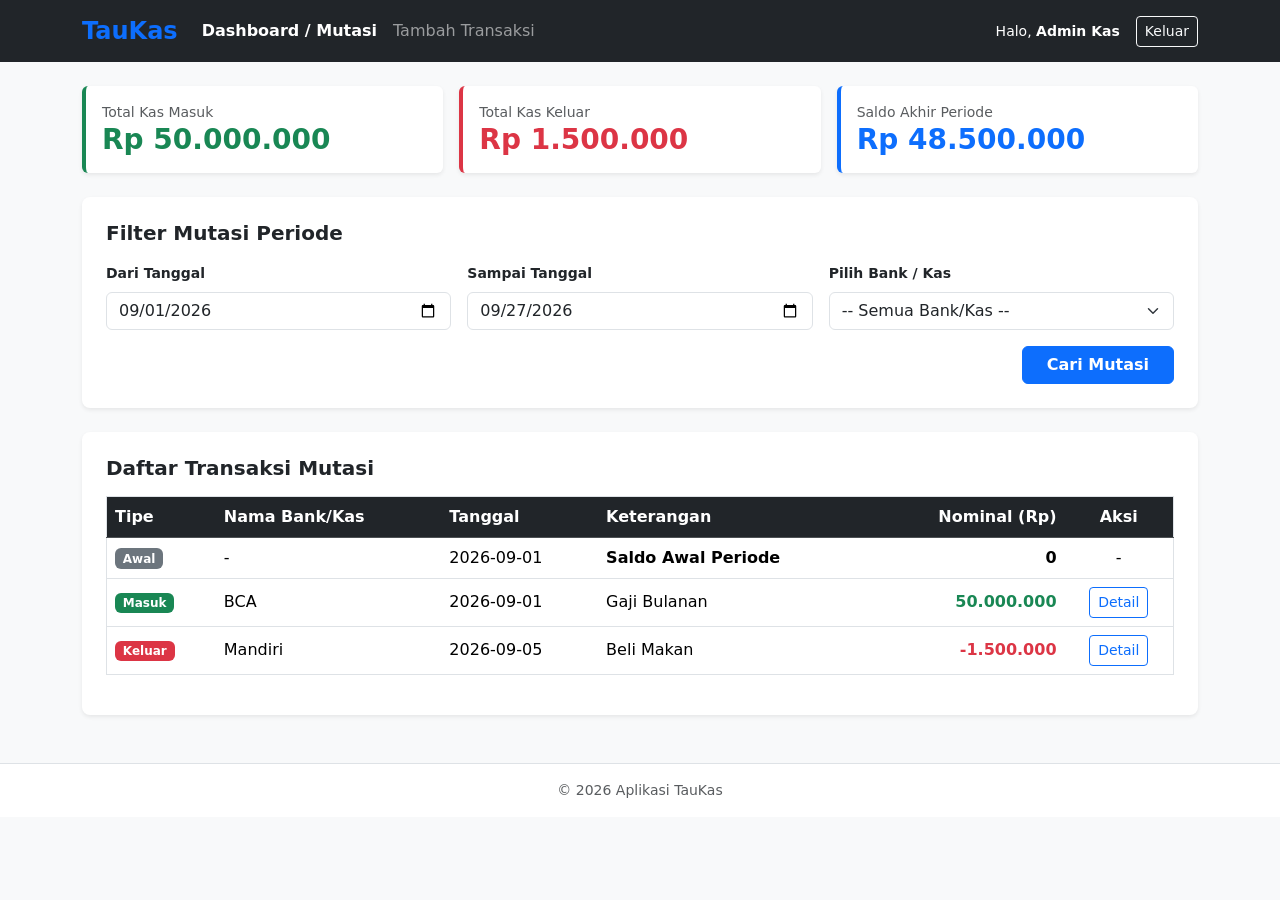
<file: index.html>
<!DOCTYPE html>
<html lang="id">
<head>
    <meta charset="UTF-8">
    <meta name="viewport" content="width=device-width, initial-scale=1.0">
    <title>TauKas - Dashboard & Laporan Mutasi</title>
    <link href="https://cdn.jsdelivr.net/npm/bootstrap@5.3.0/dist/css/bootstrap.min.css" rel="stylesheet">
</head>
<body class="bg-light">

    <nav class="navbar navbar-expand-lg navbar-dark bg-dark sticky-top">
        <div class="container">
            <a class="navbar-brand fw-bold text-primary fs-4" href="index.html">TauKas</a>
            <button class="navbar-toggler" type="button" data-bs-toggle="collapse" data-bs-target="#navbarNav">
                <span class="navbar-toggler-icon"></span>
            </button>
            <div class="collapse navbar-collapse" id="navbarNav">
                <ul class="navbar-nav me-auto mb-2 mb-lg-0">
                    <li class="nav-item">
                        <a class="nav-link active fw-semibold" href="index.html">Dashboard / Mutasi</a>
                    </li>
                    <li class="nav-item">
                        <a class="nav-link" href="tambah.html">Tambah Transaksi</a>
                    </li>
                </ul>
                <div class="d-flex align-items-center text-white gap-3">
                    <span class="small">Halo, <strong>Admin Kas</strong></span>
                    <a href="login.html" class="btn btn-outline-light btn-sm">Keluar</a>
                </div>
            </div>
        </div>
    </nav>

    <div class="container my-4">
        
        <div class="row g-3 mb-4">
            <div class="col-md-4">
                <div class="card border-0 shadow-sm p-3 border-start border-4 border-success">
                    <span class="text-muted small">Total Kas Masuk</span>
                    <h3 class="fw-bold text-success mb-0">Rp 50.000.000</h3>
                </div>
            </div>
            <div class="col-md-4">
                <div class="card border-0 shadow-sm p-3 border-start border-4 border-danger">
                    <span class="text-muted small">Total Kas Keluar</span>
                    <h3 class="fw-bold text-danger mb-0">Rp 1.500.000</h3>
                </div>
            </div>
            <div class="col-md-4">
                <div class="card border-0 shadow-sm p-3 border-start border-4 border-primary">
                    <span class="text-muted small">Saldo Akhir Periode</span>
                    <h3 class="fw-bold text-primary mb-0">Rp 48.500.000</h3>
                </div>
            </div>
        </div>

        <div class="card border-0 shadow-sm rounded-3 p-4 mb-4">
            <h5 class="card-title fw-bold text-dark mb-3">Filter Mutasi Periode</h5>
            <form class="row g-3" action="index.html" method="GET">
                <div class="col-md-4">
                    <label for="tanggal_mulai" class="form-label small fw-semibold">Dari Tanggal</label>
                    <input type="date" class="form-control" id="tanggal_mulai" value="2026-09-01">
                </div>
                <div class="col-md-4">
                    <label for="tanggal_selesai" class="form-label small fw-semibold">Sampai Tanggal</label>
                    <input type="date" class="form-control" id="tanggal_selesai" value="2026-09-27">
                </div>
                <div class="col-md-4">
                    <label for="pilih_bank" class="form-label small fw-semibold">Pilih Bank / Kas</label>
                    <select class="form-select" id="pilih_bank">
                        <option value="semua">-- Semua Bank/Kas --</option>
                        <option value="bca">BCA</option>
                        <option value="mandiri">Mandiri</option>
                    </select>
                </div>
                <div class="col-12 text-end">
                    <button type="submit" class="btn btn-primary px-4 fw-bold">Cari Mutasi</button>
                </div>
            </form>
        </div>

        <div class="card border-0 shadow-sm rounded-3 p-4">
            <h5 class="card-title fw-bold text-dark mb-3">Daftar Transaksi Mutasi</h5>
            <div class="table-responsive">
                <table class="table table-hover align-middle border">
                    <thead class="table-dark">
                        <tr>
                            <th>Tipe</th>
                            <th>Nama Bank/Kas</th>
                            <th>Tanggal</th>
                            <th>Keterangan</th>
                            <th class="text-end">Nominal (Rp)</th>
                            <th class="text-center">Aksi</th>
                        </tr>
                    </thead>
                    <tbody>
                        <tr>
                            <td><span class="badge bg-secondary">Awal</span></td>
                            <td>-</td>
                            <td>2026-09-01</td>
                            <td><strong>Saldo Awal Periode</strong></td>
                            <td class="text-end fw-bold">0</td>
                            <td class="text-center">-</td>
                        </tr>
                        <tr>
                            <td><span class="badge bg-success">Masuk</span></td>
                            <td>BCA</td>
                            <td>2026-09-01</td>
                            <td>Gaji Bulanan</td>
                            <td class="text-end fw-bold text-success">50.000.000</td>
                            <td class="text-center">
                                <a href="detail.html?id=1" class="btn btn-sm btn-outline-primary">Detail</a>
                            </td>
                        </tr>
                        <tr>
                            <td><span class="badge bg-danger">Keluar</span></td>
                            <td>Mandiri</td>
                            <td>2026-09-05</td>
                            <td>Beli Makan</td>
                            <td class="text-end fw-bold text-danger">-1.500.000</td>
                            <td class="text-center">
                                <a href="detail.html?id=2" class="btn btn-sm btn-outline-primary">Detail</a>
                            </td>
                        </tr>
                    </tbody>
                </table>
            </div>
        </div>

    </div>

    <footer class="bg-white text-center py-3 border-top mt-5">
        <p class="text-muted small mb-0">&copy; 2026 Aplikasi TauKas</p>
    </footer>

    <script src="https://cdn.jsdelivr.net/npm/bootstrap@5.3.0/dist/js/bootstrap.bundle.min.js"></script>
</body>
</html>
</file>
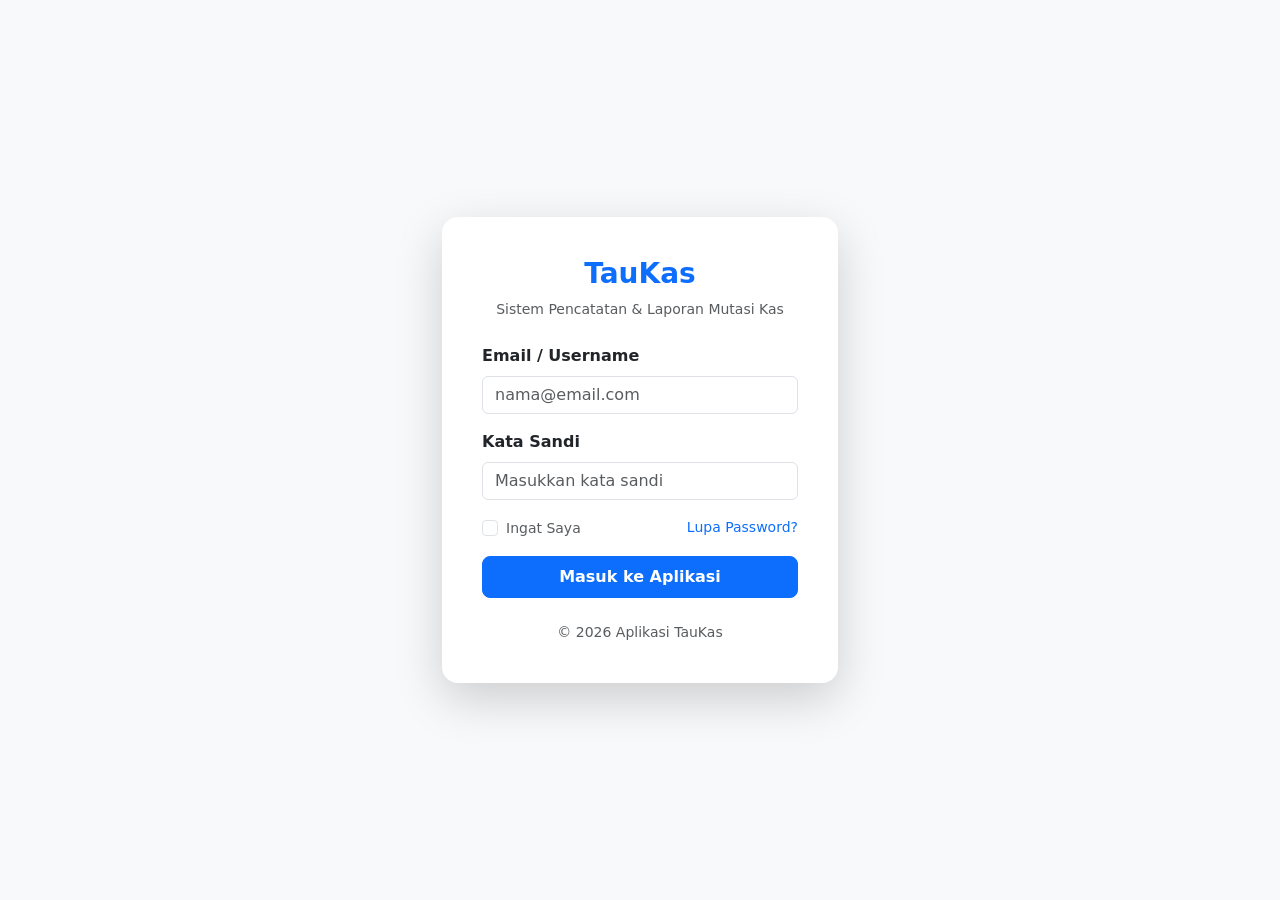
<file: login.html>
<!DOCTYPE html>
<html lang="id">
<head>
    <meta charset="UTF-8">
    <meta name="viewport" content="width=device-width, initial-scale=1.0">
    <title>TauKas - Login</title>
    <link href="https://cdn.jsdelivr.net/npm/bootstrap@5.3.0/dist/css/bootstrap.min.css" rel="stylesheet">
</head>
<body class="bg-light d-flex align-items-center justify-content-center min-vh-100">

    <div class="container" style="max-width: 420px;">
        <div class="card border-0 shadow-lg rounded-4 p-4">
            <div class="card-body">
                <div class="text-center mb-4">
                    <h1 class="h3 fw-bold text-primary">TauKas</h1>
                    <p class="text-muted small">Sistem Pencatatan & Laporan Mutasi Kas</p>
                </div>

                <form action="index.html" method="GET">
                    <div class="mb-3">
                        <label for="email" class="form-label fw-semibold">Email / Username</label>
                        <input type="email" class="form-control" id="email" placeholder="nama@email.com" required>
                    </div>

                    <div class="mb-3">
                        <label for="password" class="form-label fw-semibold">Kata Sandi</label>
                        <input type="password" class="form-control" id="password" placeholder="Masukkan kata sandi" required>
                    </div>

                    <div class="mb-3 form-check d-flex justify-content-between align-items-center">
                        <div>
                            <input type="checkbox" class="form-check-input" id="remember">
                            <label class="form-check-label text-muted small" for="remember">Ingat Saya</label>
                        </div>
                        <a href="#" class="text-decoration-none small">Lupa Password?</a>
                    </div>

                    <button type="submit" class="btn btn-primary w-100 py-2 fw-bold rounded-3">Masuk ke Aplikasi</button>
                </form>

                <div class="text-center mt-4">
                    <p class="text-muted small mb-0">&copy; 2026 Aplikasi TauKas</p>
                </div>
            </div>
        </div>
    </div>

    <script src="https://cdn.jsdelivr.net/npm/bootstrap@5.3.0/dist/js/bootstrap.bundle.min.js"></script>
</body>
</html>
</file>
